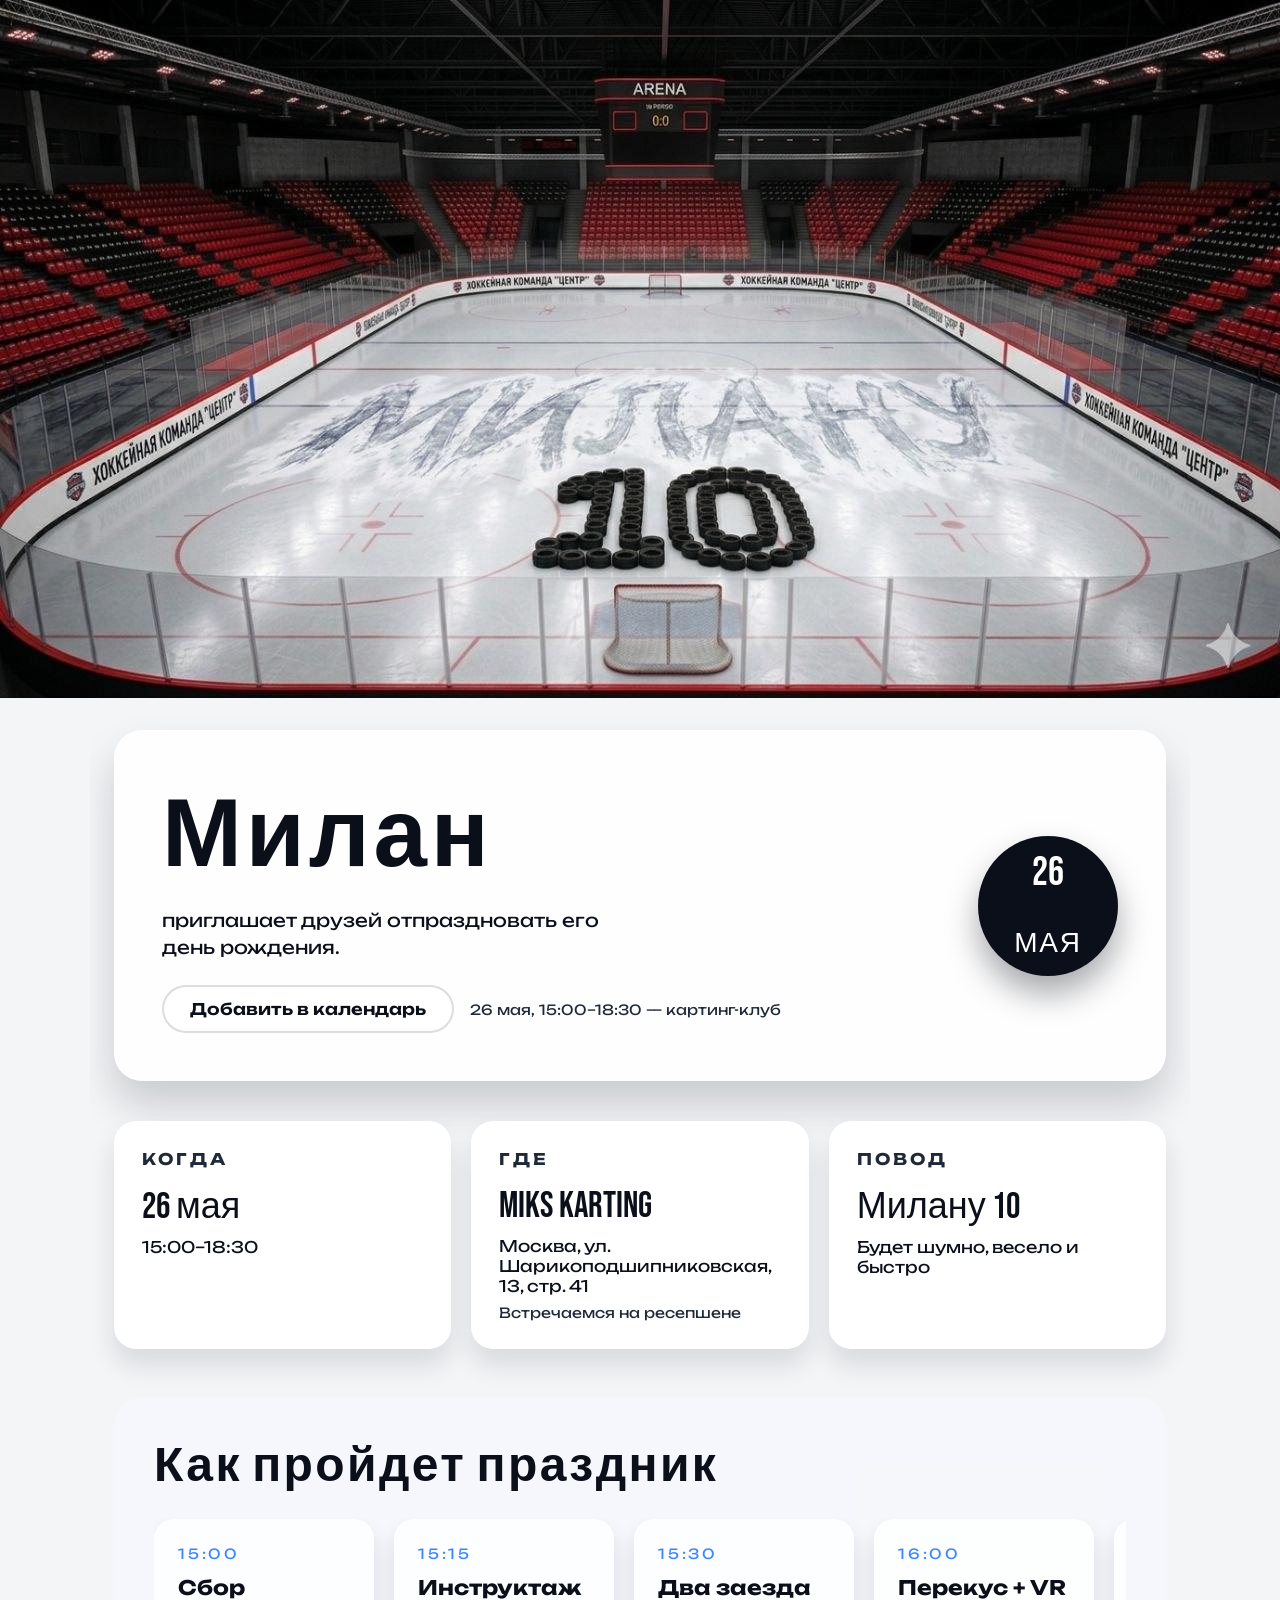
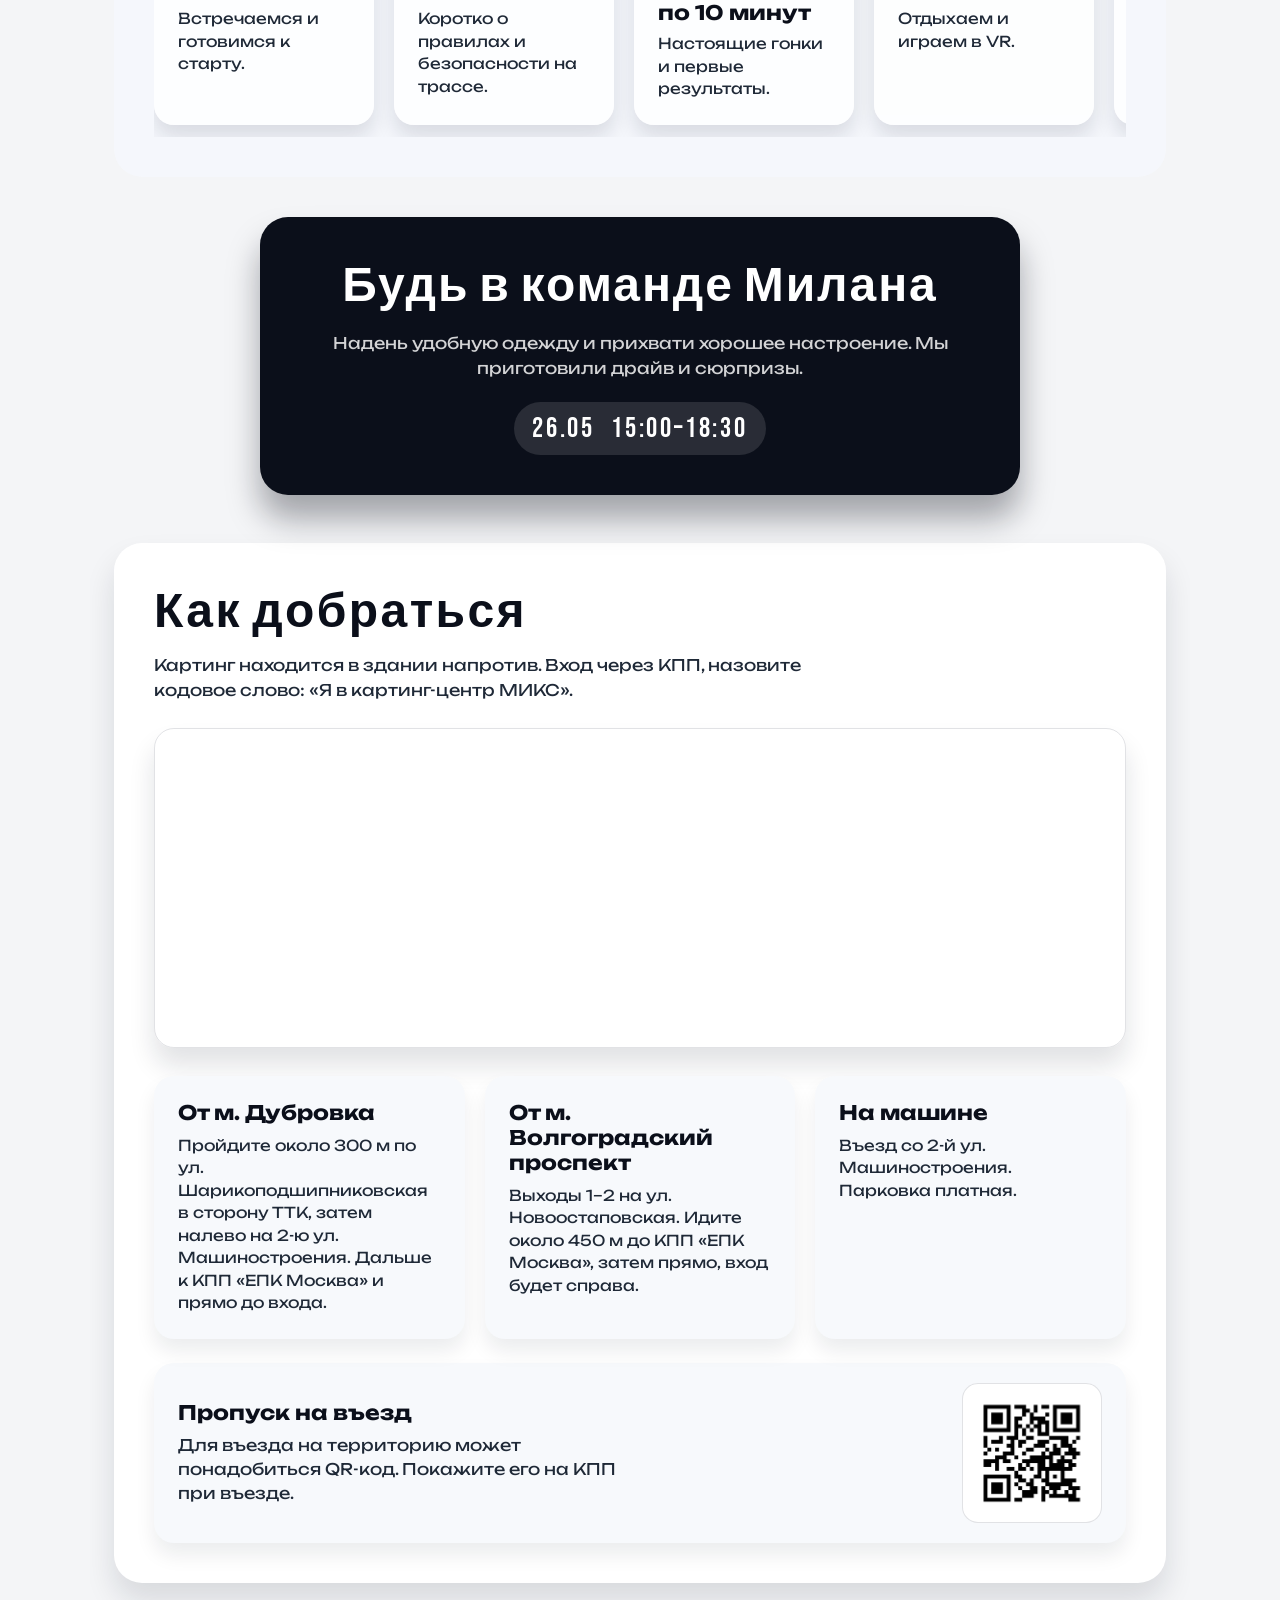
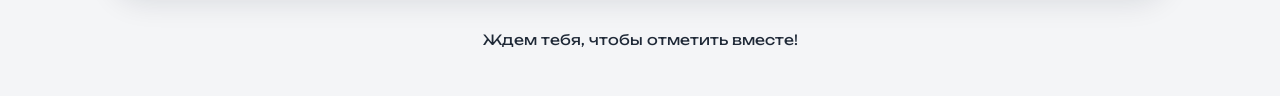
<file: index.html>
<!doctype html>
<html lang="ru">
  <head>
    <meta charset="utf-8" />
    <meta name="viewport" content="width=device-width, initial-scale=1" />
    <title>Милану 10 — День рождения на скорости</title>
    <link rel="preconnect" href="https://fonts.googleapis.com" />
    <link rel="preconnect" href="https://fonts.gstatic.com" crossorigin />
    <link
      href="https://fonts.googleapis.com/css2?family=Bebas+Neue&family=Unbounded:wght@300;500;700&display=swap"
      rel="stylesheet"
    />
    <link rel="stylesheet" href="styles.css" />
  </head>
  <body>
    <header class="cover" aria-label="Праздничная шапка">
      <img class="cover__image" src="header.png" alt="Праздничная шапка" />
    </header>
    <div class="page">
      <header class="hero">
        <div class="hero__content">
          <h1>Милан</h1>
          <p class="hero__lead">
            приглашает друзей отпраздновать его день рождения.
          </p>
          <div class="hero__cta">
            <a
              class="btn btn--ghost"
              href="webcal://penkerton.github.io/Milan10/milan-birthday.ics"
            >
              Добавить в календарь
            </a>
            <p class="hero__note">26 мая, 15:00–18:30 — картинг-клуб</p>
          </div>
        </div>
        <div class="hero__badge">
          <span>26</span>
          <span>мая</span>
        </div>
      </header>

      <main>
        <section id="details" class="details">
          <div class="detail-card">
            <h2>Когда</h2>
            <p class="detail-card__big">26 мая</p>
            <p>15:00–18:30</p>
          </div>
          <div class="detail-card">
            <h2>Где</h2>
            <p class="detail-card__big">MIKS Karting</p>
            <p>Москва, ул. Шарикоподшипниковская, 13, стр. 41</p>
            <p class="detail-card__note">Встречаемся на ресепшене</p>
          </div>
          <div class="detail-card">
            <h2>Повод</h2>
            <p class="detail-card__big">Милану 10</p>
            <p>Будет шумно, весело и быстро</p>
          </div>
        </section>

        <section class="timeline">
          <div class="timeline__content">
            <h2>Как пройдет праздник</h2>
            <div class="timeline__track" aria-label="Расписание праздника">
              <div class="timeline__item">
                <span>15:00</span>
                <h3>Сбор</h3>
                <p>Встречаемся и готовимся к старту.</p>
              </div>
              <div class="timeline__item">
                <span>15:15</span>
                <h3>Инструктаж</h3>
                <p>Коротко о правилах и безопасности на трассе.</p>
              </div>
              <div class="timeline__item">
                <span>15:30</span>
                <h3>Два заезда по 10 минут</h3>
                <p>Настоящие гонки и первые результаты.</p>
              </div>
              <div class="timeline__item">
                <span>16:00</span>
                <h3>Перекус + VR</h3>
                <p>Отдыхаем и играем в VR.</p>
              </div>
              <div class="timeline__item">
                <span>17:30</span>
                <h3>Два заезда по 10 минут</h3>
                <p>Еще больше скорости и драйва.</p>
              </div>
              <div class="timeline__item">
                <span>18:00</span>
                <h3>Торт</h3>
                <p>Поздравления и сладкое завершение праздника.</p>
              </div>
            </div>
          </div>
        </section>

        <section class="highlight">
          <div class="highlight__panel">
            <h2>Будь в команде Милана</h2>
            <p>
              Надень удобную одежду и прихвати хорошее настроение. Мы
              приготовили драйв и сюрпризы.
            </p>
            <div class="highlight__date">
              <span>26.05</span>
              <span>15:00–18:30</span>
            </div>
          </div>
        </section>

        <section class="location">
          <div class="location__header">
            <h2>Как добраться</h2>
            <p>
              Картинг находится в здании напротив. Вход через КПП, назовите кодовое
              слово: «Я в картинг-центр МИКС».
            </p>
            <div class="location__map">
              <iframe
                class="location__frame"
                src="https://yandex.ru/map-widget/v1/?ll=37.683758%2C55.719751&z=16&pt=37.683758%2C55.719751%2Cpm2rdm"
                title="Карта проезда к MIKS Karting"
                loading="lazy"
                allowfullscreen
              ></iframe>
            </div>
          </div>
          <div class="location__grid">
            <div class="location__card">
              <h3>От м. Дубровка</h3>
              <p>
                Пройдите около 300 м по ул. Шарикоподшипниковская в сторону ТТК,
                затем налево на 2-ю ул. Машиностроения. Дальше к КПП «ЕПК Москва» и
                прямо до входа.
              </p>
            </div>
            <div class="location__card">
              <h3>От м. Волгоградский проспект</h3>
              <p>
                Выходы 1–2 на ул. Новоостаповская. Идите около 450 м до КПП «ЕПК
                Москва», затем прямо, вход будет справа.
              </p>
            </div>
            <div class="location__card">
              <h3>На машине</h3>
              <p>Въезд со 2-й ул. Машиностроения. Парковка платная.</p>
            </div>
          </div>
          <div class="access">
            <div class="access__text">
              <h3>Пропуск на въезд</h3>
              <p>
                Для въезда на территорию может понадобиться QR-код. Покажите его
                на КПП при въезде.
              </p>
            </div>
            <a class="access__qr-link" href="qr.html">
              <img class="access__qr" src="qr.png" alt="QR-код для пропуска" />
            </a>
          </div>
        </section>
      </main>

      <footer class="footer">
        <p>Ждем тебя, чтобы отметить вместе!</p>
      </footer>
    </div>
  </body>
  <script>
    const coverImage = document.querySelector(".cover__image");
    const setCoverHeight = () => {
      if (!coverImage) return;
      const height = coverImage.getBoundingClientRect().height;
      document.documentElement.style.setProperty("--cover-height", `${height}px`);
    };

    if (coverImage && coverImage.complete) {
      setCoverHeight();
    } else if (coverImage) {
      coverImage.addEventListener("load", setCoverHeight);
    }

    window.addEventListener("resize", setCoverHeight);

    let confettiFired = false;
    const confettiColors = ["#e63946", "#ffbe0b", "#3a86ff", "#06d6a0", "#ffffff"];

    const fireConfetti = () => {
      if (confettiFired) return;
      confettiFired = true;

      const container = document.createElement("div");
      container.className = "confetti";
      document.body.appendChild(container);

      const bursts = ["left", "right"];
      const piecesPerBurst = 90;

      bursts.forEach((origin) => {
        for (let i = 0; i < piecesPerBurst; i += 1) {
          const piece = document.createElement("span");
          const variantRoll = Math.random();
          piece.className = "confetti__piece";
          if (variantRoll > 0.7) {
            piece.classList.add("confetti__piece--ribbon");
          } else if (variantRoll > 0.45) {
            piece.classList.add("confetti__piece--curl");
          }

          const angle = Math.random() * 90 + 40;
          const distance = Math.random() * 420 + 280;
          const radians = (angle * Math.PI) / 180;
          const dx = Math.cos(radians) * distance * (origin === "left" ? 1 : -1);
          const dy = Math.sin(radians) * distance;
          const delay = (Math.random() * 0.35).toFixed(2);
          const duration = (2.1 + Math.random() * 1.2).toFixed(2);

          if (origin === "left") {
            piece.style.left = "5%";
          } else {
            piece.style.right = "5%";
          }
          const color = confettiColors[Math.floor(Math.random() * confettiColors.length)];
          piece.style.backgroundColor = color;
          piece.style.color = color;
          piece.style.setProperty("--dx", `${dx}px`);
          piece.style.setProperty("--dy", `${dy}px`);
          piece.style.animationDelay = `${delay}s`;
          piece.style.animationDuration = `${duration}s`;

          container.appendChild(piece);
        }
      });

      setTimeout(() => container.remove(), 4000);
    };

    const onScroll = () => {
      if (confettiFired) return;
      const scrollBottom = window.scrollY + window.innerHeight;
      const pageHeight = document.documentElement.scrollHeight;
      if (scrollBottom >= pageHeight - 24) {
        fireConfetti();
      }
    };

    const footer = document.querySelector(".footer");
    if ("IntersectionObserver" in window && footer) {
      const observer = new IntersectionObserver(
        (entries) => {
          if (entries.some((entry) => entry.isIntersecting)) {
            fireConfetti();
            observer.disconnect();
          }
        },
        { rootMargin: "0px 0px -10% 0px" }
      );
      observer.observe(footer);
    } else {
      window.addEventListener("scroll", onScroll, { passive: true });
    }
  </script>
</html>
</file>
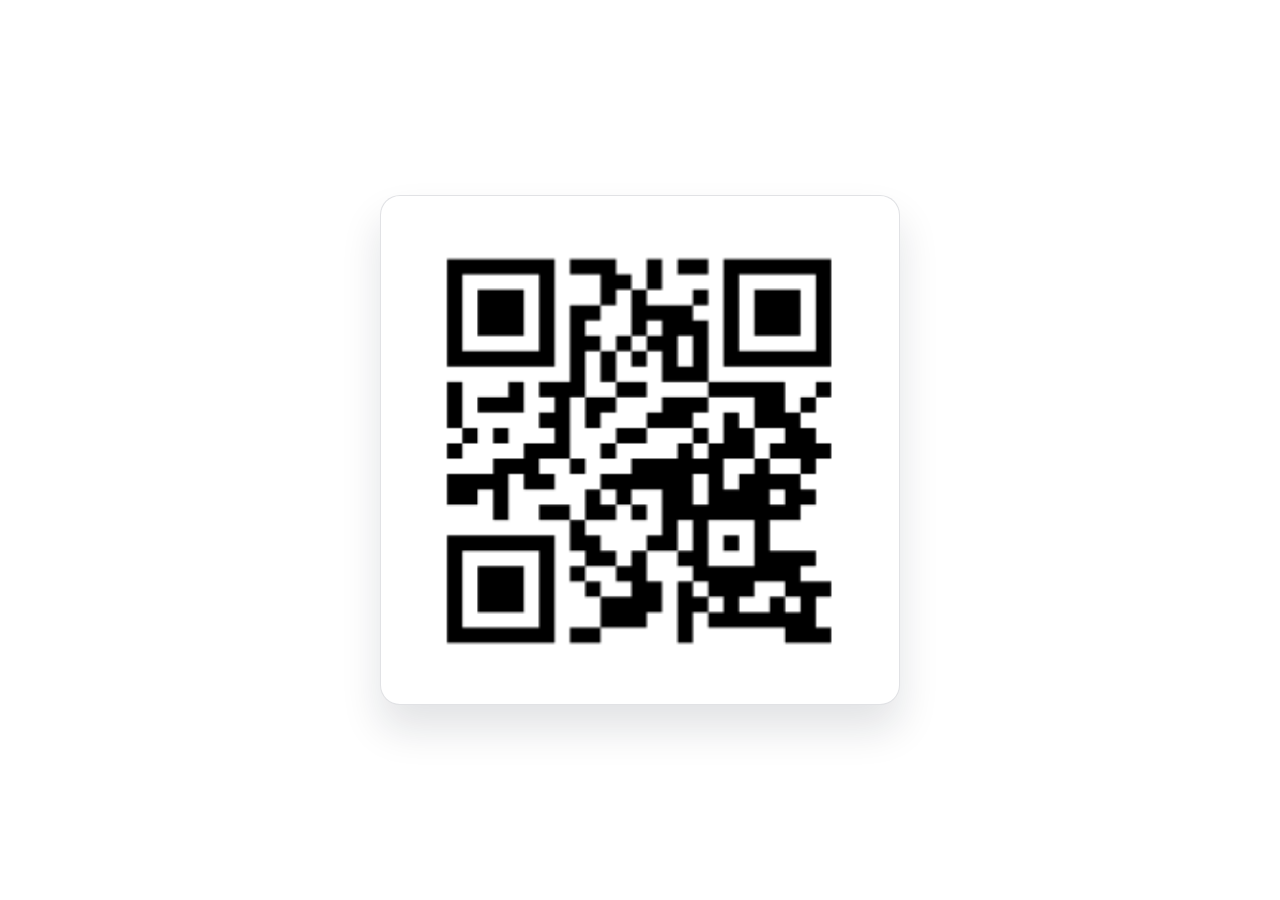
<file: qr.html>
<!doctype html>
<html lang="ru">
  <head>
    <meta charset="utf-8" />
    <meta name="viewport" content="width=device-width, initial-scale=1" />
    <title>QR-код для пропуска</title>
    <style>
      * {
        box-sizing: border-box;
        margin: 0;
        padding: 0;
      }

      body {
        min-height: 100vh;
        display: grid;
        place-items: center;
        background: #ffffff;
        font-family: "Unbounded", sans-serif;
      }

      .qr {
        width: min(90vw, 520px);
        height: auto;
        padding: 16px;
        border-radius: 20px;
        border: 1px solid rgba(15, 23, 42, 0.12);
        box-shadow: 0 24px 40px rgba(15, 23, 42, 0.12);
        background: #fff;
      }
    </style>
  </head>
  <body>
    <img class="qr" src="qr.png" alt="QR-код для пропуска" />
  </body>
</html>
</file>
<file: styles.css>
:root {
  --ink: #0b0f1a;
  --snow: #f7f9fc;
  --crimson: #e63946;
  --ice: #3a86ff;
  --sun: #ffbe0b;
  --steel: #1f2937;
  --surface: rgba(255, 255, 255, 0.85);
  --shadow: 0 24px 40px rgba(8, 15, 26, 0.18);
}

* {
  box-sizing: border-box;
  margin: 0;
  padding: 0;
}

body {
  font-family: "Unbounded", sans-serif;
  background: #f4f5f7;
  background-attachment: fixed;
  color: var(--ink);
  min-height: 100vh;
}


.cover {
  position: fixed;
  top: 0;
  left: 0;
  width: 100%;
  z-index: 0;
  pointer-events: none;
}

.cover img {
  width: 100%;
  height: auto;
  display: block;
}

.page {
  max-width: 1100px;
  margin: 0 auto;
  margin-top: var(--cover-height, 0px);
  padding: 32px 24px 48px;
  position: relative;
  overflow: hidden;
  z-index: 1;
}


.hero {
  display: grid;
  grid-template-columns: minmax(0, 1fr) auto;
  gap: 32px;
  align-items: center;
  background: var(--surface);
  border-radius: 28px;
  padding: 48px;
  box-shadow: var(--shadow);
  position: relative;
  overflow: hidden;
}

.hero::after {
  content: none;
}

.hero__content {
  position: relative;
  z-index: 1;
}

.hero__tag {
  font-size: 14px;
  text-transform: uppercase;
  letter-spacing: 0.28em;
  color: var(--steel);
  margin-bottom: 16px;
}

.hero h1 {
  font-family: "Bebas Neue", sans-serif;
  font-size: clamp(48px, 8vw, 96px);
  letter-spacing: 0.04em;
  margin-bottom: 12px;
}

.hero__lead {
  font-size: 18px;
  max-width: 480px;
  line-height: 1.5;
  margin-bottom: 24px;
}

.hero__cta {
  display: flex;
  flex-wrap: wrap;
  align-items: center;
  gap: 16px;
}


.hero__note {
  font-size: 14px;
  color: var(--steel);
}

.btn {
  display: inline-flex;
  align-items: center;
  justify-content: center;
  padding: 14px 28px;
  background: var(--crimson);
  color: #fff;
  text-decoration: none;
  border-radius: 999px;
  font-weight: 600;
  box-shadow: 0 16px 30px rgba(230, 57, 70, 0.35);
  transition: transform 0.2s ease, box-shadow 0.2s ease;
}

.btn:hover {
  transform: translateY(-2px);
  box-shadow: 0 22px 32px rgba(230, 57, 70, 0.45);
}

.btn--ghost {
  background: #fff;
  color: var(--ink);
  box-shadow: inset 0 0 0 2px rgba(11, 15, 26, 0.14);
}

.btn--ghost:hover {
  transform: translateY(-2px);
  box-shadow: inset 0 0 0 2px rgba(11, 15, 26, 0.2), 0 18px 24px rgba(15, 23, 42, 0.2);
}

.hero__badge {
  position: relative;
  z-index: 1;
  width: 140px;
  height: 140px;
  border-radius: 50%;
  background: var(--ink);
  color: #fff;
  display: grid;
  place-items: center;
  font-family: "Bebas Neue", sans-serif;
  font-size: 40px;
  text-transform: uppercase;
  text-align: center;
  line-height: 0.9;
  box-shadow: 0 18px 32px rgba(11, 15, 26, 0.35);
}

.hero__badge span:last-child {
  font-size: 28px;
  letter-spacing: 0.06em;
}

.details {
  margin-top: 40px;
  display: grid;
  grid-template-columns: repeat(auto-fit, minmax(220px, 1fr));
  gap: 20px;
}

.detail-card {
  background: #fff;
  border-radius: 22px;
  padding: 28px;
  box-shadow: 0 16px 26px rgba(15, 23, 42, 0.12);
}

.detail-card h2 {
  font-size: 16px;
  text-transform: uppercase;
  letter-spacing: 0.2em;
  color: var(--steel);
  margin-bottom: 16px;
}

.detail-card__big {
  font-family: "Bebas Neue", sans-serif;
  font-size: 36px;
  margin-bottom: 8px;
  color: var(--ink);
}

.detail-card__note {
  margin-top: 8px;
  font-size: 14px;
  color: var(--steel);
}

.timeline {
  margin-top: 48px;
  background: rgba(246, 248, 252, 0.9);
  border-radius: 28px;
  padding: 40px;
}

.timeline__content h2 {
  font-family: "Bebas Neue", sans-serif;
  font-size: 48px;
  letter-spacing: 0.05em;
  margin-bottom: 24px;
}

.timeline__track {
  display: grid;
  grid-auto-flow: column;
  grid-auto-columns: minmax(220px, 1fr);
  gap: 20px;
  overflow-x: auto;
  padding-bottom: 12px;
  scroll-snap-type: x mandatory;
  scroll-padding: 16px;
}

.timeline__track::-webkit-scrollbar {
  height: 10px;
}

.timeline__track::-webkit-scrollbar-track {
  background: rgba(11, 15, 26, 0.08);
  border-radius: 999px;
}

.timeline__track::-webkit-scrollbar-thumb {
  background: rgba(11, 15, 26, 0.35);
  border-radius: 999px;
}

.timeline__track {
  scrollbar-color: rgba(11, 15, 26, 0.35) rgba(11, 15, 26, 0.08);
  scrollbar-width: thin;
}

.timeline__item {
  background: rgba(255, 255, 255, 0.8);
  border-radius: 20px;
  padding: 24px;
  box-shadow: 0 12px 20px rgba(15, 23, 42, 0.12);
  scroll-snap-align: start;
}

.timeline__item span {
  font-size: 14px;
  text-transform: uppercase;
  letter-spacing: 0.2em;
  color: var(--ice);
}

.timeline__item h3 {
  font-size: 20px;
  margin: 12px 0 8px;
}

.timeline__item p {
  font-size: 15px;
  line-height: 1.5;
  color: var(--steel);
}

.highlight {
  margin-top: 40px;
  display: flex;
  justify-content: center;
}

.location {
  margin-top: 48px;
  background: #fff;
  border-radius: 28px;
  padding: 40px;
  box-shadow: 0 18px 30px rgba(15, 23, 42, 0.12);
}

.location__header h2 {
  font-family: "Bebas Neue", sans-serif;
  font-size: 48px;
  letter-spacing: 0.05em;
  margin-bottom: 12px;
}

.location__header p {
  max-width: 720px;
  line-height: 1.6;
  color: var(--steel);
  margin-bottom: 24px;
}

.location__map {
  display: grid;
  gap: 16px;
  margin-bottom: 28px;
}

.location__frame {
  width: 100%;
  min-height: 320px;
  border-radius: 20px;
  border: 1px solid rgba(15, 23, 42, 0.12);
  box-shadow: 0 18px 26px rgba(15, 23, 42, 0.12);
}

.location__actions {
  display: flex;
  flex-wrap: wrap;
  gap: 12px;
}

.location__grid {
  display: grid;
  gap: 20px;
  grid-template-columns: repeat(auto-fit, minmax(220px, 1fr));
}

.access {
  margin-top: 24px;
  display: flex;
  flex-wrap: wrap;
  gap: 20px;
  align-items: center;
  justify-content: space-between;
  background: var(--snow);
  border-radius: 20px;
  padding: 20px 24px;
  box-shadow: 0 12px 20px rgba(15, 23, 42, 0.08);
}

.access__text h3 {
  font-size: 20px;
  margin-bottom: 8px;
}

.access__text p {
  color: var(--steel);
  line-height: 1.5;
  max-width: 460px;
}

.access__qr {
  width: 140px;
  height: 140px;
  border-radius: 16px;
  border: 1px solid rgba(15, 23, 42, 0.12);
  background: #fff;
  object-fit: contain;
  padding: 8px;
}

.access__qr-link {
  display: inline-flex;
  border-radius: 18px;
  transition: transform 0.2s ease, box-shadow 0.2s ease;
}

.access__qr-link:hover {
  transform: translateY(-2px);
  box-shadow: 0 14px 20px rgba(15, 23, 42, 0.16);
}

.location__card {
  background: var(--snow);
  border-radius: 20px;
  padding: 24px;
  box-shadow: 0 12px 20px rgba(15, 23, 42, 0.08);
}

.location__card h3 {
  font-size: 20px;
  margin-bottom: 10px;
}

.location__card p {
  font-size: 15px;
  line-height: 1.5;
  color: var(--steel);
}

.link {
  display: inline-flex;
  margin-top: 14px;
  color: var(--ice);
  font-weight: 600;
  text-decoration: none;
}

.link:hover {
  text-decoration: underline;
}

.highlight__panel {
  background: var(--ink);
  color: #fff;
  border-radius: 28px;
  padding: 40px;
  max-width: 760px;
  text-align: center;
  box-shadow: 0 24px 32px rgba(11, 15, 26, 0.35);
}

.highlight__panel h2 {
  font-family: "Bebas Neue", sans-serif;
  font-size: 48px;
  letter-spacing: 0.04em;
  margin-bottom: 16px;
}

.highlight__panel p {
  font-size: 16px;
  line-height: 1.6;
  color: rgba(255, 255, 255, 0.82);
}

.highlight__date {
  display: inline-flex;
  gap: 16px;
  margin-top: 20px;
  padding: 10px 18px;
  border-radius: 999px;
  background: rgba(255, 255, 255, 0.12);
  font-family: "Bebas Neue", sans-serif;
  font-size: 28px;
  letter-spacing: 0.1em;
}

.footer {
  margin-top: 48px;
  text-align: center;
  font-size: 14px;
  color: var(--steel);
}

.confetti {
  position: fixed;
  inset: 0;
  pointer-events: none;
  overflow: hidden;
  z-index: 5;
}

.confetti__piece {
  position: absolute;
  bottom: 0;
  width: 10px;
  height: 20px;
  border-radius: 2px;
  opacity: 0.95;
  transform-origin: center;
  animation: confetti-burst 2.8s ease-out forwards;
}

.confetti__piece--ribbon {
  width: 6px;
  height: 34px;
  border-radius: 999px;
  animation-name: confetti-ribbon;
}

.confetti__piece--curl {
  width: 12px;
  height: 12px;
  border-radius: 50%;
  border: 2px solid currentColor;
  background: transparent;
  animation-name: confetti-curl;
}

@keyframes confetti-burst {
  0% {
    transform: translate3d(0, 0, 0) rotate(0deg);
    opacity: 1;
  }
  100% {
    transform: translate3d(var(--dx), calc(var(--dy) * -1), 0) rotate(540deg);
    opacity: 0;
  }
}

@keyframes confetti-ribbon {
  0% {
    transform: translate3d(0, 0, 0) rotate(0deg) skewY(0deg);
    opacity: 1;
  }
  100% {
    transform: translate3d(var(--dx), calc(var(--dy) * -1), 0) rotate(720deg)
      skewY(12deg);
    opacity: 0;
  }
}

@keyframes confetti-curl {
  0% {
    transform: translate3d(0, 0, 0) rotate(0deg) scale(0.7);
    opacity: 1;
  }
  100% {
    transform: translate3d(var(--dx), calc(var(--dy) * -1), 0) rotate(900deg)
      scale(1.1);
    opacity: 0;
  }
}

@media (max-width: 720px) {
  .hero {
    grid-template-columns: 1fr;
    text-align: left;
  }

  body {
    background-attachment: scroll;
  }


  .hero__badge {
    width: 120px;
    height: 120px;
  }

  .hero__cta {
    flex-direction: column;
    align-items: flex-start;
  }

  .timeline {
    padding: 32px 24px;
  }

  .access {
    flex-direction: column;
    align-items: flex-start;
  }

  .highlight__panel {
    padding: 32px 24px;
  }

  .location {
    padding: 32px 24px;
  }

  .location__actions {
    flex-direction: column;
    align-items: stretch;
  }
}

@media (max-width: 540px) {
  .page {
    padding: 24px 16px 40px;
  }

  .hero {
    padding: 32px 24px;
  }

  .hero h1 {
    font-size: clamp(40px, 12vw, 64px);
  }

  .detail-card,
  .timeline__item,
  .location__card {
    padding: 20px;
  }

  .timeline__content h2,
  .highlight__panel h2,
  .location__header h2 {
    font-size: 36px;
  }
}

@media (prefers-reduced-motion: no-preference) {
  .hero,
  .detail-card,
  .timeline__item,
  .highlight__panel {
    animation: float-in 0.7s ease both;
  }

  .detail-card:nth-child(2) {
    animation-delay: 0.1s;
  }

  .detail-card:nth-child(3) {
    animation-delay: 0.2s;
  }

  .timeline__item:nth-child(2) {
    animation-delay: 0.15s;
  }

  .timeline__item:nth-child(3) {
    animation-delay: 0.3s;
  }
}

@keyframes float-in {
  from {
    opacity: 0;
    transform: translateY(16px);
  }
  to {
    opacity: 1;
    transform: translateY(0);
  }
}
</file>
